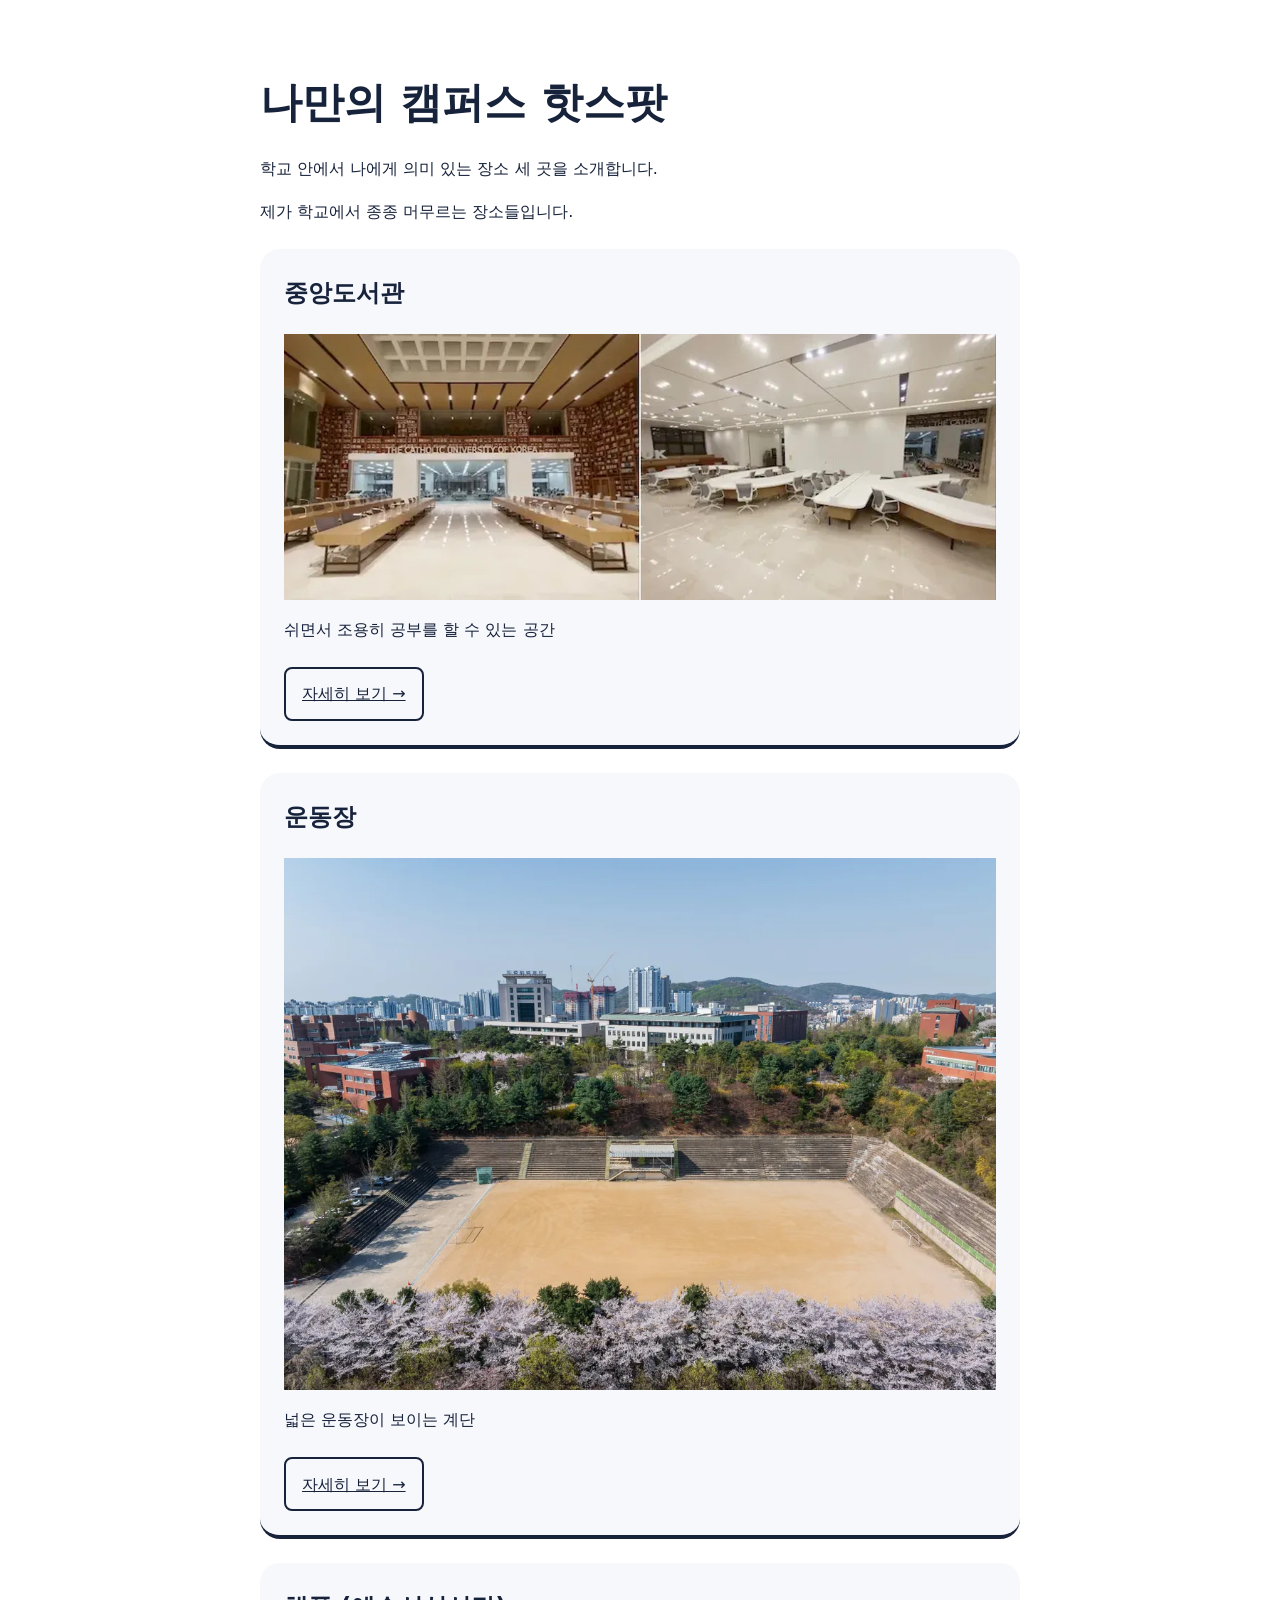
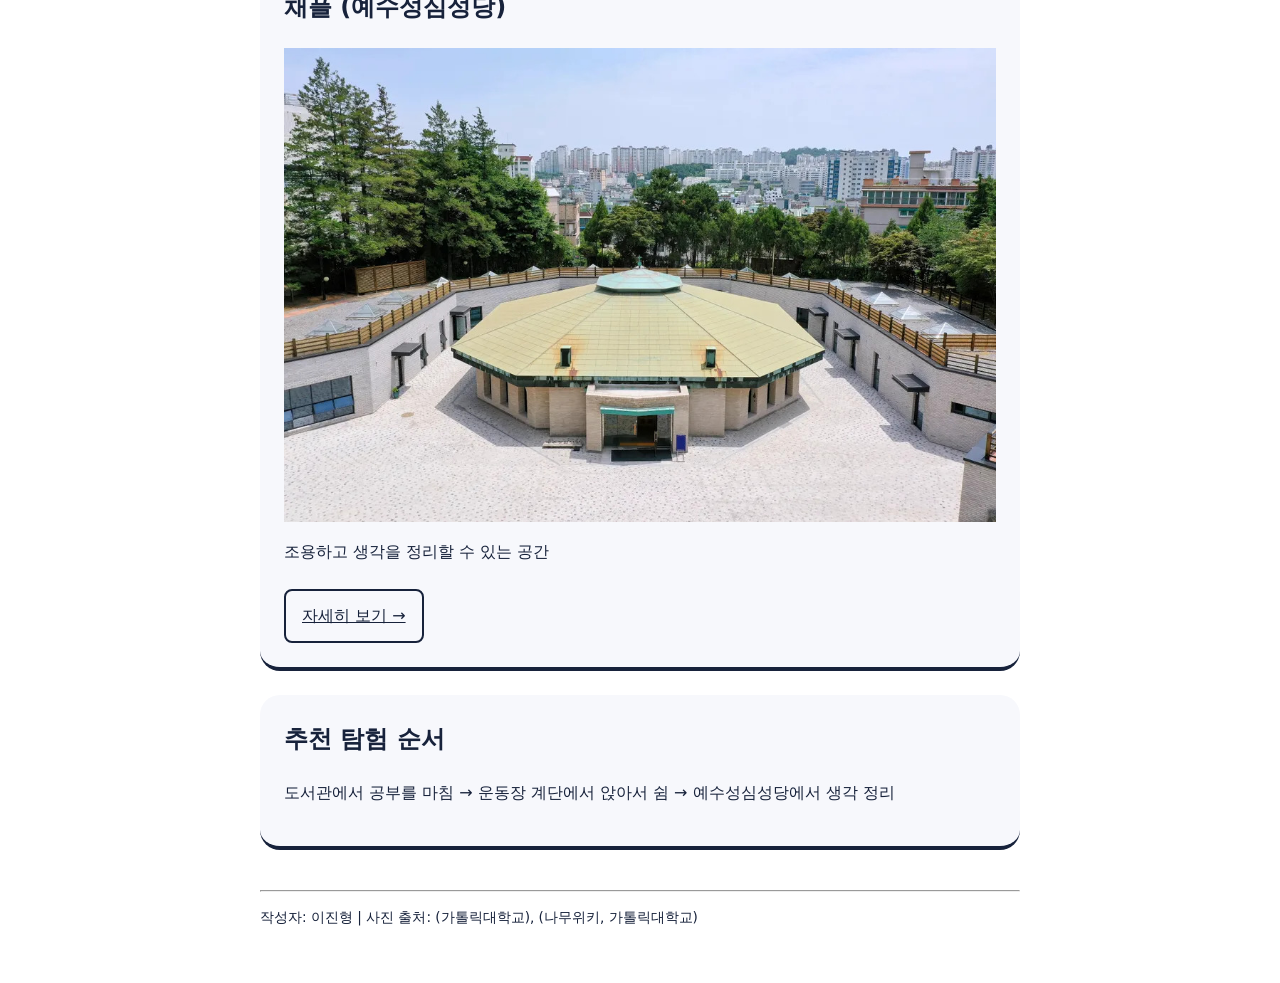
<file: index.html>
<!doctype html>
<html lang="ko">
  <head>
    <meta charset="utf-8">
    <meta name="viewport" content="width=device-width, initial-scale=1">
    <title>나만의 캠퍼스 핫스팟</title>
    <link rel="stylesheet" href="styles.css">
  </head>
  <body class="page-home">
    <div class="page">

      <header>
        <h1>나만의 캠퍼스 핫스팟</h1>
        <p>학교 안에서 나에게 의미 있는 장소 세 곳을 소개합니다.</p>
        <p>제가 학교에서 종종 머무르는 장소들입니다.</p>
      </header>

      <main>
        <section class="panel">
          <h2>중앙도서관</h2>
          <img src="images/library.jpg" alt="중앙도서관 열람실 전경">
          <p>쉬면서 조용히 공부를 할 수 있는 공간</p>
          <a class="action" href="library.html">자세히 보기 →</a>
        </section>

        <section class="panel">
          <h2>운동장</h2>
          <img src="images/playground.jpg" alt="대운동장 전경">
          <p>넓은 운동장이 보이는 계단</p>
          <a class="action" href="playground.html">자세히 보기 →</a>
        </section>

        <section class="panel">
          <h2>채플 (예수성심성당)</h2>
          <img src="images/chapel.jpg" alt="예수성심성당 전경">
          <p>조용하고 생각을 정리할 수 있는 공간</p>
          <a class="action" href="chapel.html">자세히 보기 →</a>
        </section>

        <section class="panel">
          <h2>추천 탐험 순서</h2>
          <p>도서관에서 공부를 마침 → 운동장 계단에서 앉아서 쉼 → 예수성심성당에서 생각 정리</p>
        </section>
      </main>

      <footer>
        <hr>
        <p>작성자: 이진형 | 사진 출처: (가톨릭대학교), (나무위키, 가톨릭대학교)</p>
      </footer>

    </div>
  </body>
</html>
</file>
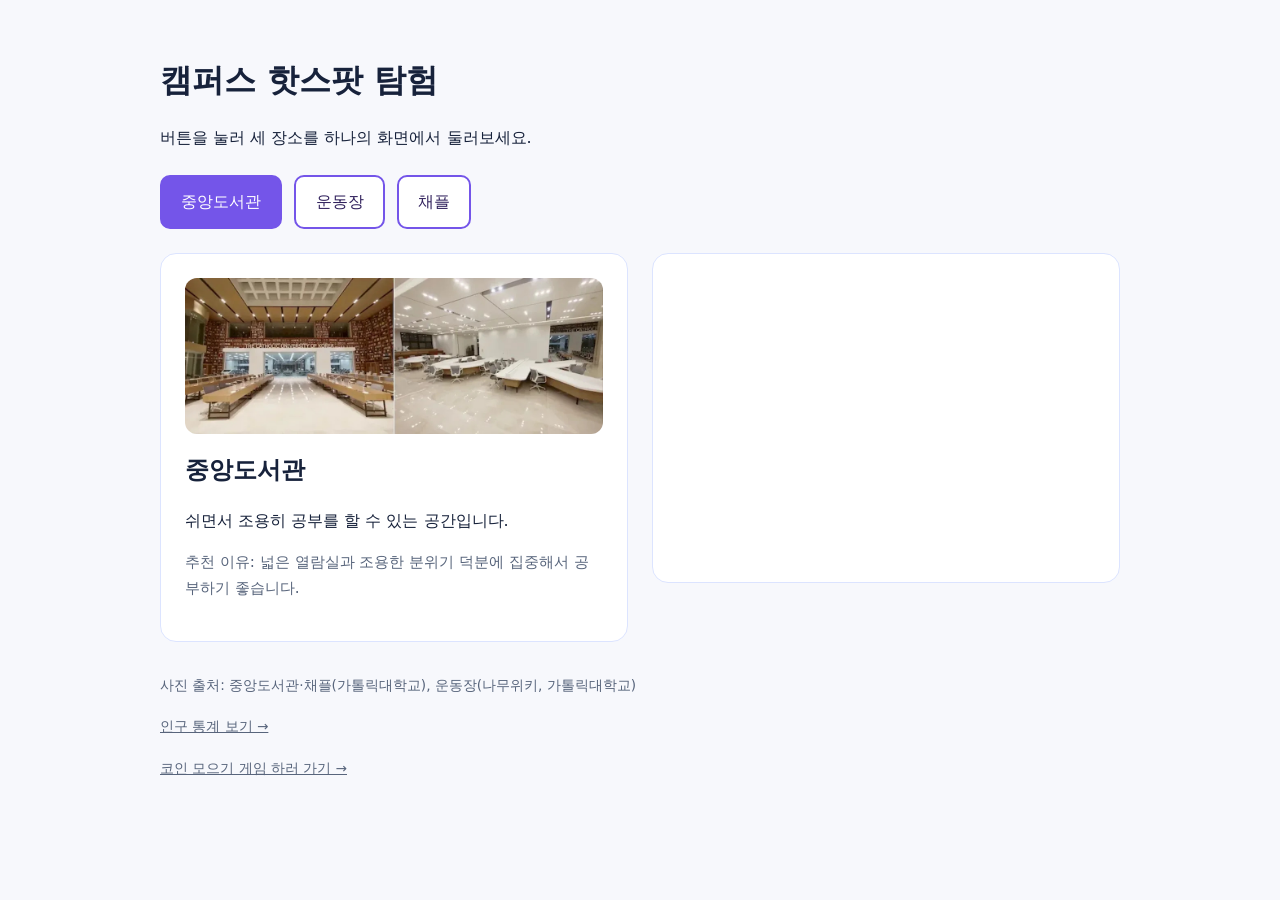
<file: week4/index.html>
<!doctype html>
<html lang="ko">
  <head>
    <meta charset="utf-8">
    <meta name="viewport" content="width=device-width, initial-scale=1">
    <title>캠퍼스 핫스팟 탐험 - week4</title>
    <link rel="stylesheet" href="styles.css">
    <script src="app.js" defer></script>
  </head>
  <body>
    <div class="page">

      <header>
        <h1>캠퍼스 핫스팟 탐험</h1>
        <p>버튼을 눌러 세 장소를 하나의 화면에서 둘러보세요.</p>
      </header>

      <nav class="place-buttons" aria-label="장소 선택">
        <button type="button" class="place-btn" data-place="library" aria-pressed="false">중앙도서관</button>
        <button type="button" class="place-btn" data-place="playground" aria-pressed="false">운동장</button>
        <button type="button" class="place-btn" data-place="chapel" aria-pressed="false">채플</button>
      </nav>

      <main class="stage">

        <div class="info">
          <section id="library" class="place-panel" hidden>
            <img src="images/library.jpg" alt="중앙도서관 열람실 전경">
            <h2>중앙도서관</h2>
            <p>쉬면서 조용히 공부를 할 수 있는 공간입니다.</p>
            <p class="reason">추천 이유: 넓은 열람실과 조용한 분위기 덕분에 집중해서 공부하기 좋습니다.</p>
          </section>

          <section id="playground" class="place-panel" hidden>
            <img src="images/playground.jpg" alt="대운동장 전경">
            <h2>운동장</h2>
            <p>넓은 운동장이 보이는 계단입니다.</p>
            <p class="reason">추천 이유: 탁 트인 전망과 바람을 느끼며 잠시 여유를 즐길 수 있습니다.</p>
          </section>

          <section id="chapel" class="place-panel" hidden>
            <img src="images/chapel.jpg" alt="예수성심성당 전경">
            <h2>채플 (예수성심성당)</h2>
            <p>조용하고 생각을 정리할 수 있는 공간입니다.</p>
            <p class="reason">추천 이유: 고요한 분위기 속에서 마음을 가다듬고 고민을 정리하기 좋습니다.</p>
          </section>
        </div>

        <div class="map-wrap">
          <iframe
            id="map"
            title="선택한 장소의 지도"
            loading="lazy"
            referrerpolicy="no-referrer-when-downgrade"
            src="">
          </iframe>
        </div>

      </main>

      <footer>
        <p>사진 출처: 중앙도서관·채플(가톨릭대학교), 운동장(나무위키, 가톨릭대학교)</p>
        <p><a href="statistics.html">인구 통계 보기 →</a></p>
        <p><a href="game.html">코인 모으기 게임 하러 가기 →</a></p>
      </footer>

    </div>
  </body>
</html>
</file>
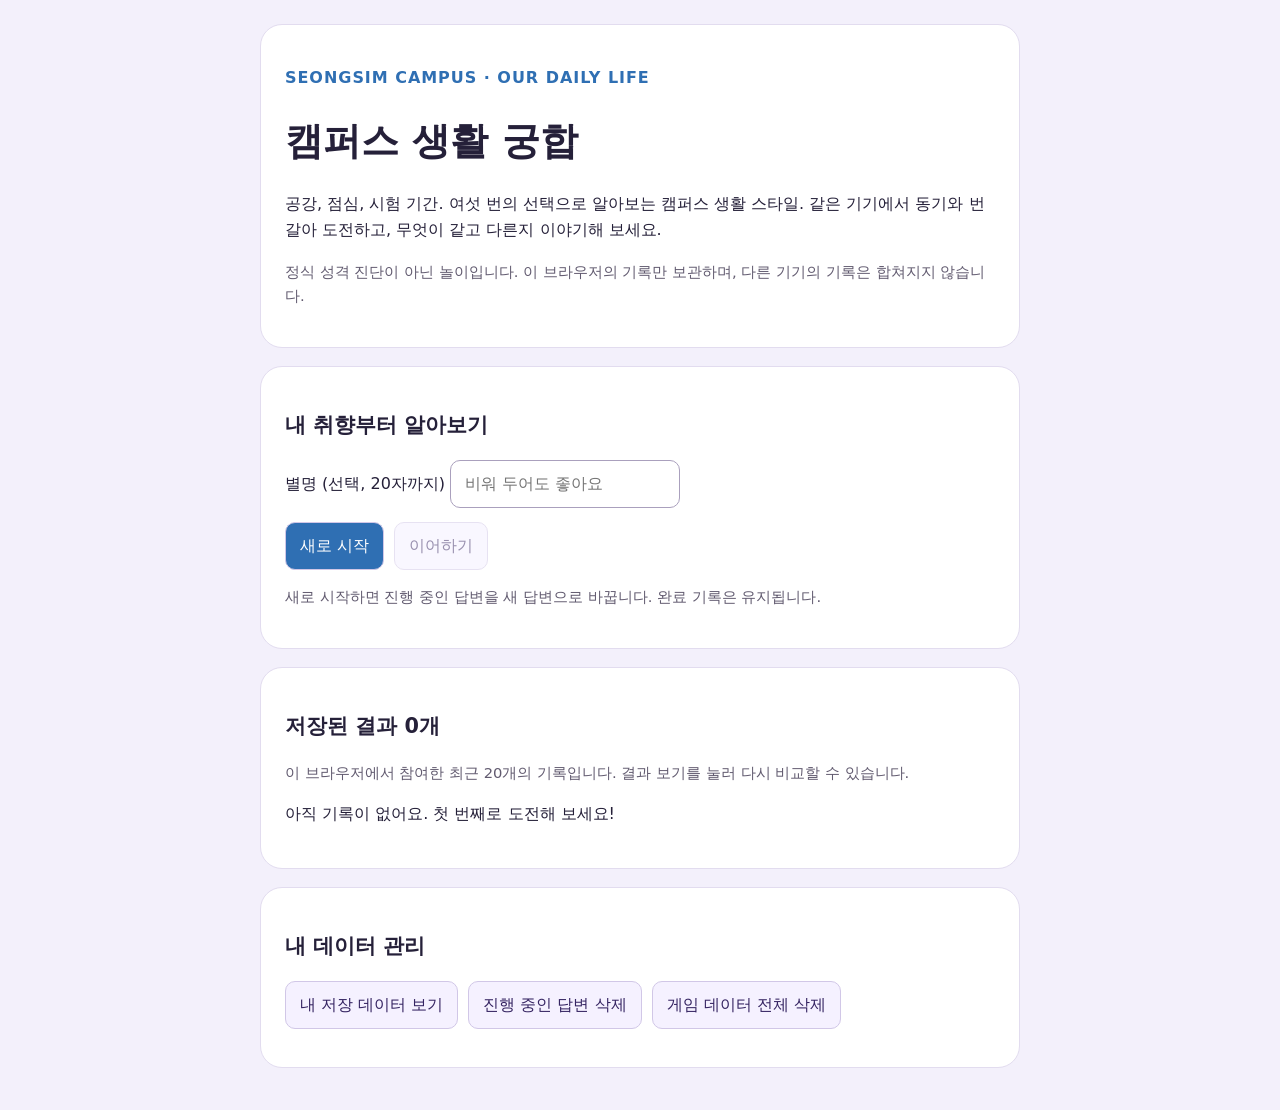
<file: week5/index.html>
<!doctype html>
<html lang="ko">
<head>
<meta charset="utf-8">
<meta name="viewport" content="width=device-width, initial-scale=1">
<title>우리 캠퍼스 생활 궁합 · 취향 밸런스 게임</title>
<style>
/* 바꿔 보기 1: 색상, 제목, 카드 모양 */
:root { color-scheme: light; --accent: #2f6fb3; }
* { box-sizing: border-box; }
body { margin: 0; padding: 24px; background: #f3f0fb; color: #252039; font-family: system-ui, sans-serif; line-height: 1.65; }
main { max-width: 760px; margin: auto; }
section, header { padding: 24px; margin-bottom: 18px; background: white; border: 1px solid #e2dcef; border-radius: 22px; }
h1 { font-size: clamp(1.6rem, 5vw, 2.4rem); line-height: 1.25; }
h2 { font-size: 1.3rem; }
.eyebrow { color: var(--accent); font-weight: 750; letter-spacing: .06em; }
button, input, select { font: inherit; border-radius: 10px; padding: 10px 14px; max-width: 100%; }
button { border: 1px solid #d1c7e7; background: #f5f1ff; color: #352462; cursor: pointer; }
button.primary { background: var(--accent); color: white; }
button:disabled { opacity: .5; cursor: default; }
button:focus-visible, input:focus-visible, select:focus-visible { outline: 3px solid #b76a00; outline-offset: 3px; }
input, select { border: 1px solid #aaa0bd; background: white; color: #252039; }
.actions { display: flex; gap: 10px; flex-wrap: wrap; margin: 14px 0; }
.choices { display: grid; grid-template-columns: 1fr 1fr; gap: 12px; margin: 18px 0; }
.choices button { min-height: 88px; }
.choices button[aria-pressed="true"] { background: var(--accent); color: white; border: 3px solid #1d3f66; }
progress { width: 100%; accent-color: var(--accent); }
.notice { padding: 12px; border-radius: 10px; background: #fff3d6; }
.muted { color: #625b70; font-size: .92rem; }
.record { padding: 16px 0; border-bottom: 1px solid #ded8e8; overflow-wrap: anywhere; }
.record p { margin: 5px 0; }
[hidden] { display: none !important; }
@media (max-width: 480px) { body { padding: 12px; } section, header { padding: 18px; } .choices { grid-template-columns: 1fr; } }
</style>
</head>
<body>
<main>
<header>
  <p class="eyebrow">SEONGSIM CAMPUS · OUR DAILY LIFE</p>
  <h1>캠퍼스 생활 궁합</h1>
  <p>공강, 점심, 시험 기간. 여섯 번의 선택으로 알아보는 캠퍼스 생활 스타일. 같은 기기에서 동기와 번갈아 도전하고, 무엇이 같고 다른지 이야기해 보세요.</p>
  <p class="muted">정식 성격 진단이 아닌 놀이입니다. 이 브라우저의 기록만 보관하며, 다른 기기의 기록은 합쳐지지 않습니다.</p>
</header>
<p id="notice" class="notice" role="status" hidden></p>
<section id="home">
  <h2>내 취향부터 알아보기</h2>
  <label for="nickname">별명 (선택, 20자까지)</label>
  <input id="nickname" maxlength="20" placeholder="비워 두어도 좋아요">
  <div class="actions">
    <button id="start" class="primary">새로 시작</button>
    <button id="resume" disabled>이어하기</button>
  </div>
  <p class="muted">새로 시작하면 진행 중인 답변을 새 답변으로 바꿉니다. 완료 기록은 유지됩니다.</p>
</section>
<section id="quiz" hidden aria-labelledby="question">
  <p id="step" class="eyebrow"></p>
  <progress id="progress" max="6" value="0" aria-label="답한 문항 수"></progress>
  <h2 id="question" tabindex="-1"></h2>
  <div id="choices" class="choices"></div>
  <div class="actions">
    <button id="previous">이전</button>
    <button id="next" class="primary" disabled>다음</button>
  </div>
</section>
<section id="result" hidden>
  <p class="eyebrow">MY TASTE CARD</p>
  <h2 id="result-title" tabindex="-1"></h2>
  <p id="result-description"></p>
  <p id="result-course" class="notice"></p>
  <p id="result-owner"></p>
  <ul id="result-answers"></ul>
  <label for="friend">이 기록과 비교할 친구</label>
  <select id="friend"><option value="">친구를 선택하세요</option></select>
  <div id="comparison" aria-live="polite"></div>
  <div class="actions"><button id="next-person" class="primary">다음 친구 도전</button></div>
</section>
<section>
  <h2 id="history-count">저장된 결과 0개</h2>
  <p class="muted">이 브라우저에서 참여한 최근 20개의 기록입니다. 결과 보기를 눌러 다시 비교할 수 있습니다.</p>
  <div id="history"></div>
</section>
<section>
  <h2>내 데이터 관리</h2>
  <div class="actions">
    <button id="inspect">내 저장 데이터 보기</button>
    <button id="delete-draft">진행 중인 답변 삭제</button>
    <button id="delete-all">게임 데이터 전체 삭제</button>
  </div>
  <div id="data-view" hidden>
    <h3>진행 중인 답변 · sessionStorage</h3><div id="draft-data"></div>
    <h3>완료 기록 · localStorage</h3><div id="history-data"></div>
  </div>
</section>
</main>
<script>
// 바꿔 보기 2: 질문과 결과. 질문 ID나 선택의 의미를 바꾸면 VERSION도 바꿉니다.
const VERSION = "campus-life-v1";
const QUESTIONS = [
  { id: "gap", title: "수업 사이에 공강이 있다", choices: ["중앙도서관 열람실에서 쉬기", "운동장 한 바퀴 산책"] },
  { id: "lunch", title: "오늘 점심은?", choices: ["늘 먹던 학식 메뉴", "안 가 본 교문 앞 식당"] },
  { id: "rain", title: "비 오는 날, 수업 사이 쉬는 시간", choices: ["엎드려 휴식", "친구들과 대화"] },
  { id: "exam", title: "시험 기간 나의 공부 스타일은?", choices: ["혼자 조용히 집중", "스터디 모임에서 같이"] },
  { id: "club", title: "동아리를 하나 고른다면?", choices: ["독서·사진 동아리", "땀 흘리는 운동 동아리"] },
  { id: "fest", title: "축제 날 나의 위치는?", choices: ["멀리서 공연 감상", "부스 먹거리 투어"] }
];
const RESULTS = {
  calm: { title: "조용한 도서관파",
    description: "익숙하고 조용한 곳에서 에너지를 채우는 편이군요!",
    course: "추천 공강 코스: 중앙도서관 창가 자리 → 채플 앞 벤치에서 잠깐 산책" },
  balanced: { title: "여유로운 채플파",
    description: "쉴 때와 움직일 때를 잘 아시는군요!",
    course: "추천 공강 코스: 채플 앞 벤치에서 쉬다가 → 운동장 가장자리 산책" },
  explorer: { title: "활기찬 운동장파",
    description: "새롭고 활발한 경험에 마음이 움직이는군요! 다음엔 동기를 끌고 함께 도전해 보세요.",
    course: "추천 공강 코스: 운동장 한 바퀴 → 안 가 본 교문 앞 맛집 탐방" }
};
// 바꿔 보기 3: 키 이름을 바꾸면 읽기·쓰기·삭제가 모두 같은 이름을 쓰게 합니다.
const DRAFT_KEY = "week5.balance.draft";
const HISTORY_KEY = "week5.balance.history";
const MAX_HISTORY = 20;
const $ = function (selector) { return document.querySelector(selector); };

// 저장을 못 하는 미리보기에서도 게임은 동작합니다. 영구 저장 성공으로 표시하지 않습니다.
const memory = { sessionStorage: {}, localStorage: {} };
const unsaved = { sessionStorage: new Set(), localStorage: new Set() };
function inform(message) {
  $("#notice").hidden = false;
  $("#notice").textContent = message;
}
function readJSON(area, key, fallback) {
  let raw;
  try {
    raw = window[area].getItem(key);
    // 읽기는 되지만 쓰기가 실패한 경우도 현재 실행의 변경 내용은 유지합니다.
    if (unsaved[area].has(key)) raw = memory[area][key] ?? null;
  } catch (error) {
    inform("저장소를 사용할 수 없어 이번 실행 중에만 기억합니다. 실제 저장·복원은 새 창 또는 배포 페이지에서 확인하세요.");
    raw = memory[area][key] ?? null;
  }
  if (raw === null) return fallback;
  try {
    return JSON.parse(raw);
  } catch (error) {
    inform("저장 데이터의 JSON 형식이 잘못되어 기본값으로 시작합니다.");
    return fallback;
  }
}
function writeJSON(area, key, value) {
  const raw = JSON.stringify(value);
  memory[area][key] = raw;
  try {
    window[area].setItem(key, raw);
    unsaved[area].delete(key);
  } catch (error) {
    unsaved[area].add(key);
    inform("저장하지 못했습니다. 지금 게임은 계속할 수 있지만 새로고침하면 변경 내용이 사라질 수 있습니다.");
  }
}
function removeKey(area, key) {
  delete memory[area][key];
  try {
    window[area].removeItem(key);
    unsaved[area].delete(key);
  } catch (error) {
    unsaved[area].add(key);
    inform("저장소에 접근할 수 없어 실제 삭제를 확인하지 못했습니다. 이번 실행의 화면은 초기화했습니다.");
  }
}
function resultType(answers) {
  // 첫 선택은 0점, 두 번째 선택은 1점. 정확히 절반이면 균형가입니다.
  let score = 0;
  for (const question of QUESTIONS) score += answers[question.id];
  if (score * 2 === QUESTIONS.length) return "balanced";
  if (score * 2 > QUESTIONS.length) return "explorer";
  return "calm";
}
function validAnswers(answers, complete) {
  if (!answers || typeof answers !== "object" || Array.isArray(answers)) return false;
  for (const id of Object.keys(answers)) {
    if (!QUESTIONS.some(function (q) { return q.id === id; })) return false;
    if (answers[id] !== 0 && answers[id] !== 1) return false;
  }
  return !complete || QUESTIONS.every(function (q) { return Object.hasOwn(answers, q.id); });
}
function validBase(value) {
  return value && typeof value === "object" && value.version === VERSION &&
    typeof value.id === "string" && value.id.length > 0 &&
    typeof value.nickname === "string" && value.nickname.length <= 20;
}
function loadDraft() {
  const value = readJSON("sessionStorage", DRAFT_KEY, null);
  if (value === null) return null;
  if (validBase(value) && validAnswers(value.answers, false) &&
      Number.isInteger(value.current) && value.current >= 0 && value.current < QUESTIONS.length) return value;
  inform("임시 답변의 형식 또는 질문 버전이 달라 새로 시작합니다.");
  removeKey("sessionStorage", DRAFT_KEY);
  return null;
}
function loadHistory() {
  const value = readJSON("localStorage", HISTORY_KEY, []);
  if (!Array.isArray(value)) {
    inform("완료 기록은 배열이어야 합니다. 빈 목록으로 복구합니다.");
    return [];
  }
  const valid = value.filter(function (record) {
    return validBase(record) && validAnswers(record.answers, true) &&
      typeof record.completedAt === "string" && Number.isFinite(Date.parse(record.completedAt)) &&
      Object.hasOwn(RESULTS, record.type);
  });
  if (valid.length !== value.length) inform("형식이 잘못되었거나 다른 질문 버전인 기록은 표시·비교에서 제외했습니다.");
  return valid.slice(-MAX_HISTORY);
}
let history = loadHistory();
let draft = loadDraft();
let selectedId = null;
// 완료 기록이 있으면 같은 참여의 임시 답변은 재제출하지 않습니다.
if (draft && history.some(function (record) { return record.id === draft.id; })) {
  draft = null;
  removeKey("sessionStorage", DRAFT_KEY);
}
function saveDraft() { writeJSON("sessionStorage", DRAFT_KEY, draft); }
function makeText(tag, text) {
  const element = document.createElement(tag);
  element.textContent = text;
  return element;
}
function action(label, callback) {
  const button = makeText("button", label);
  button.type = "button";
  button.addEventListener("click", callback);
  return button;
}
function answerSummary(record) {
  const list = document.createElement("ul");
  for (const question of QUESTIONS) {
    const choice = record.answers[question.id];
    const label = choice === undefined ? "아직 선택하지 않음" : question.choices[choice];
    list.append(makeText("li", question.title + " → " + label));
  }
  return list;
}
function goHome() {
  $("#home").hidden = false;
  $("#quiz").hidden = true;
  $("#result").hidden = true;
  selectedId = null;
  $("#comparison").replaceChildren();
  $("#friend").replaceChildren(makeText("option", "친구를 선택하세요"));
  $("#nickname").value = "";
  renderHistory();
}
function renderQuestion() {
  $("#home").hidden = true;
  $("#result").hidden = true;
  $("#quiz").hidden = false;
  const question = QUESTIONS[draft.current];
  $("#step").textContent = (draft.current + 1) + " / " + QUESTIONS.length;
  $("#progress").max = QUESTIONS.length;
  $("#progress").value = Object.keys(draft.answers).length;
  $("#question").textContent = question.title;
  $("#choices").replaceChildren();
  question.choices.forEach(function (label, index) {
    const button = action(label, function () {
      draft.answers[question.id] = index;
      saveDraft();
      renderQuestion();
      $("#choices").children[index].focus();
      renderData();
    });
    button.setAttribute("aria-pressed", String(draft.answers[question.id] === index));
    $("#choices").append(button);
  });
  $("#previous").disabled = draft.current === 0;
  $("#next").disabled = draft.answers[question.id] === undefined;
  $("#next").textContent = draft.current === QUESTIONS.length - 1 ? "결과 완성" : "다음";
}
function finish() {
  if (!draft || !validAnswers(draft.answers, true)) return;
  // 다시 읽어서 다른 탭이 저장한 최근 기록도 반영합니다.
  history = loadHistory();
  const record = { id: draft.id, version: VERSION, nickname: draft.nickname,
    answers: { ...draft.answers }, type: resultType(draft.answers), completedAt: new Date().toISOString() };
  if (!history.some(function (item) { return item.id === record.id; })) {
    history.push(record);
    history = history.slice(-MAX_HISTORY);
    writeJSON("localStorage", HISTORY_KEY, history);
  }
  draft = null;
  removeKey("sessionStorage", DRAFT_KEY);
  renderHistory();
  showResult(record.id);
}
function showResult(id) {
  const record = history.find(function (item) { return item.id === id; });
  if (!record) { goHome(); return; }
  selectedId = id;
  $("#home").hidden = true;
  $("#quiz").hidden = true;
  $("#result").hidden = false;
  $("#result-title").textContent = RESULTS[record.type].title;
  $("#result-description").textContent = RESULTS[record.type].description;
  $("#result-course").textContent = RESULTS[record.type].course;
  $("#result-owner").textContent = record.nickname + "의 선택 · " + new Date(record.completedAt).toLocaleString("ko-KR");
  $("#result-answers").replaceChildren(...answerSummary(record).children);
  $("#friend").replaceChildren();
  const empty = makeText("option", "친구를 선택하세요");
  empty.value = "";
  $("#friend").append(empty);
  for (const friend of history) {
    if (friend.id === id) continue;
    const option = makeText("option", friend.nickname + " · " + new Date(friend.completedAt).toLocaleTimeString("ko-KR"));
    option.value = friend.id;
    $("#friend").append(option);
  }
  $("#comparison").replaceChildren();
  $("#result-title").focus();
}
function renderData() {
  if ($("#data-view").hidden) return;
  const draftBox = $("#draft-data");
  draftBox.replaceChildren();
  if (!draft) draftBox.append(makeText("p", "진행 중인 답변이 없습니다."));
  else {
    draftBox.append(makeText("p", draft.nickname + " · 현재 " + (draft.current + 1) + "번 문항"), answerSummary(draft));
  }
  const box = $("#history-data");
  box.replaceChildren();
  if (history.length === 0) box.append(makeText("p", "완료 기록이 없습니다."));
  for (const record of history) {
    const card = makeText("div", "");
    card.className = "record";
    card.append(makeText("p", record.nickname + " · " + RESULTS[record.type].title + " · " +
      new Date(record.completedAt).toLocaleString("ko-KR")), answerSummary(record));
    card.append(action("이 기록 삭제", function () { deleteRecord(record.id); }));
    box.append(card);
  }
}
function renderHistory() {
  $("#history-count").textContent = "저장된 결과 " + history.length + "개";
  $("#resume").disabled = draft === null;
  const box = $("#history");
  box.replaceChildren();
  if (history.length === 0) box.append(makeText("p", "아직 기록이 없어요. 첫 번째로 도전해 보세요!"));
  for (const record of [...history].reverse()) {
    const card = makeText("div", "");
    card.className = "record";
    card.append(makeText("p", record.nickname + " · " + RESULTS[record.type].title));
    const buttons = makeText("div", "");
    buttons.className = "actions";
    buttons.append(action("결과 보기", function () { showResult(record.id); }),
      action("이 기록 삭제", function () { deleteRecord(record.id); }));
    card.append(buttons);
    box.append(card);
  }
  renderData();
}
function deleteRecord(id) {
  history = loadHistory().filter(function (record) { return record.id !== id; });
  writeJSON("localStorage", HISTORY_KEY, history);
  if (selectedId === id) goHome();
  else if (selectedId) showResult(selectedId);
  renderHistory();
}
$("#start").addEventListener("click", function () {
  const nickname = $("#nickname").value.trim().slice(0, 20) || "참가자 " + (history.length + 1);
  draft = { id: crypto.randomUUID(), version: VERSION, nickname: nickname, current: 0, answers: {} };
  saveDraft();
  renderHistory();
  renderQuestion();
  $("#question").focus();
});
$("#resume").addEventListener("click", function () { if (draft) renderQuestion(); });
$("#previous").addEventListener("click", function () {
  if (!draft || draft.current === 0) return;
  draft.current -= 1; saveDraft(); renderQuestion(); renderData(); $("#question").focus();
});
$("#next").addEventListener("click", function () {
  if (!draft || draft.answers[QUESTIONS[draft.current].id] === undefined) return;
  if (draft.current === QUESTIONS.length - 1) { finish(); return; }
  draft.current += 1; saveDraft(); renderQuestion(); renderData(); $("#question").focus();
});
$("#friend").addEventListener("change", function () {
  const me = history.find(function (record) { return record.id === selectedId; });
  const friend = history.find(function (record) { return record.id === $("#friend").value; });
  const box = $("#comparison");
  box.replaceChildren();
  if (!me || !friend) return;
  let same = 0;
  const list = document.createElement("ul");
  for (const question of QUESTIONS) {
    const matches = me.answers[question.id] === friend.answers[question.id];
    if (matches) same += 1;
    list.append(makeText("li", (matches ? "같아요 · " : "달라요 · ") + question.title + " : " +
      question.choices[me.answers[question.id]] + " / " + question.choices[friend.answers[question.id]]));
  }
  box.append(makeText("p", QUESTIONS.length + "개 중 " + same + "개 일치"), list);
});
function deleteDraft() {
  draft = null;
  removeKey("sessionStorage", DRAFT_KEY);
  goHome();
}
$("#next-person").addEventListener("click", deleteDraft);
$("#delete-draft").addEventListener("click", deleteDraft);
$("#delete-all").addEventListener("click", function () {
  draft = null; history = [];
  removeKey("sessionStorage", DRAFT_KEY);
  removeKey("localStorage", HISTORY_KEY);
  goHome();
});
$("#inspect").addEventListener("click", function () {
  history = loadHistory(); draft = loadDraft();
  $("#data-view").hidden = false;
  if (selectedId) showResult(selectedId);
  else if (!$("#quiz").hidden) {
    if (draft) renderQuestion(); else goHome();
  }
  renderHistory();
});
renderHistory();
</script>
</body>
</html>
</file>
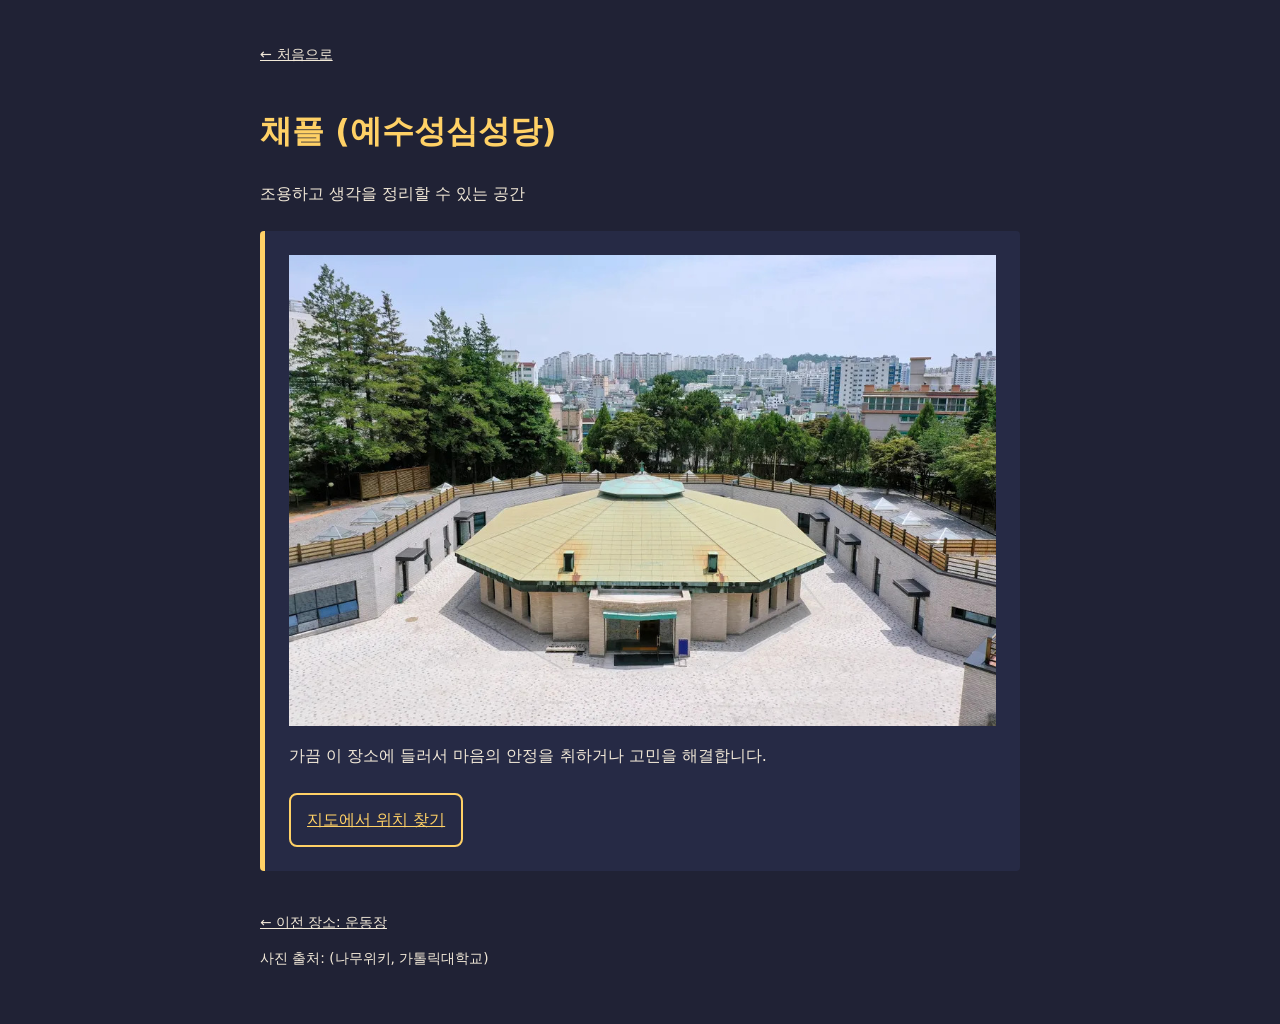
<file: chapel.html>
<!doctype html>
<html lang="ko">
  <head>
    <meta charset="utf-8">
    <meta name="viewport" content="width=device-width, initial-scale=1">
    <title>채플 - 캠퍼스 핫스팟</title>
    <link rel="stylesheet" href="styles.css">
  </head>
  <body class="page-chapel">
    <div class="page">

      <header>
        <a class="back-link" href="index.html">← 처음으로</a>
        <h1>채플 (예수성심성당)</h1>
        <p>조용하고 생각을 정리할 수 있는 공간</p>
      </header>

      <main>
        <section class="panel">
          <img src="images/chapel.jpg" alt="예수성심성당 전경">
          <p>가끔 이 장소에 들러서 마음의 안정을 취하거나 고민을 해결합니다.</p>
          <a class="action" href="https://maps.app.goo.gl/zoQD8tSpUna9G3mF9" target="_blank" rel="noopener">지도에서 위치 찾기</a>
        </section>
      </main>

      <footer>
        <p><a href="playground.html">← 이전 장소: 운동장</a></p>
        <p>사진 출처: (나무위키, 가톨릭대학교)</p>
      </footer>

    </div>
  </body>
</html>
</file>
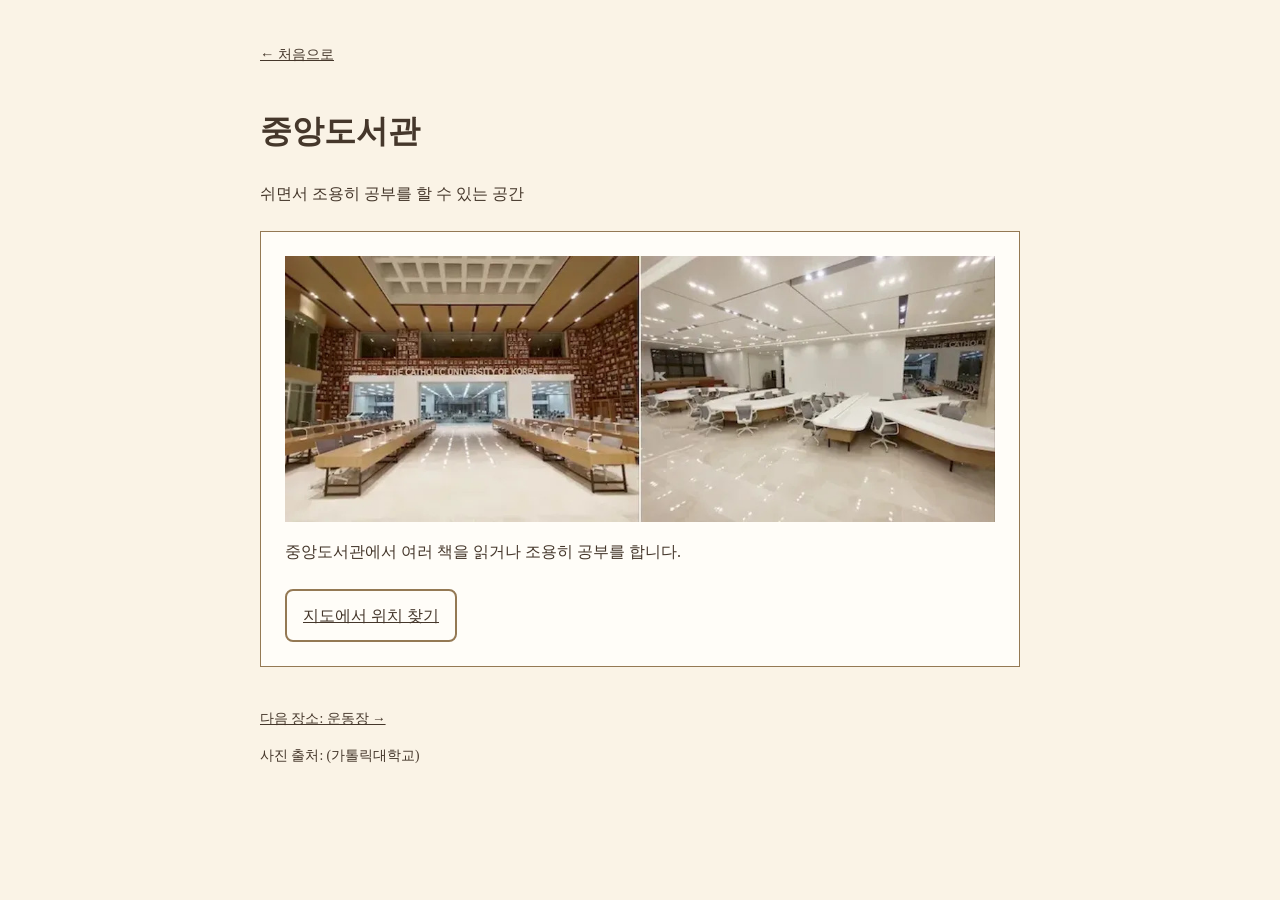
<file: library.html>
<!doctype html>
<html lang="ko">
  <head>
    <meta charset="utf-8">
    <meta name="viewport" content="width=device-width, initial-scale=1">
    <title>중앙도서관 - 캠퍼스 핫스팟</title>
    <link rel="stylesheet" href="styles.css">
  </head>
  <body class="page-library">
    <div class="page">

      <header>
        <a class="back-link" href="index.html">← 처음으로</a>
        <h1>중앙도서관</h1>
        <p>쉬면서 조용히 공부를 할 수 있는 공간</p>
      </header>

      <main>
        <section class="panel">
          <img src="images/library.jpg" alt="중앙도서관 열람실 전경">
          <p>중앙도서관에서 여러 책을 읽거나 조용히 공부를 합니다.</p>
          <a class="action" href="https://maps.app.goo.gl/Y7jZFLYSZ9CzBh1c8" target="_blank" rel="noopener">지도에서 위치 찾기</a>
        </section>
      </main>

      <footer>
        <p class="next-place"><a href="playground.html">다음 장소: 운동장 →</a></p>
        <p>사진 출처: (가톨릭대학교)</p>
      </footer>

    </div>
  </body>
</html>
</file>
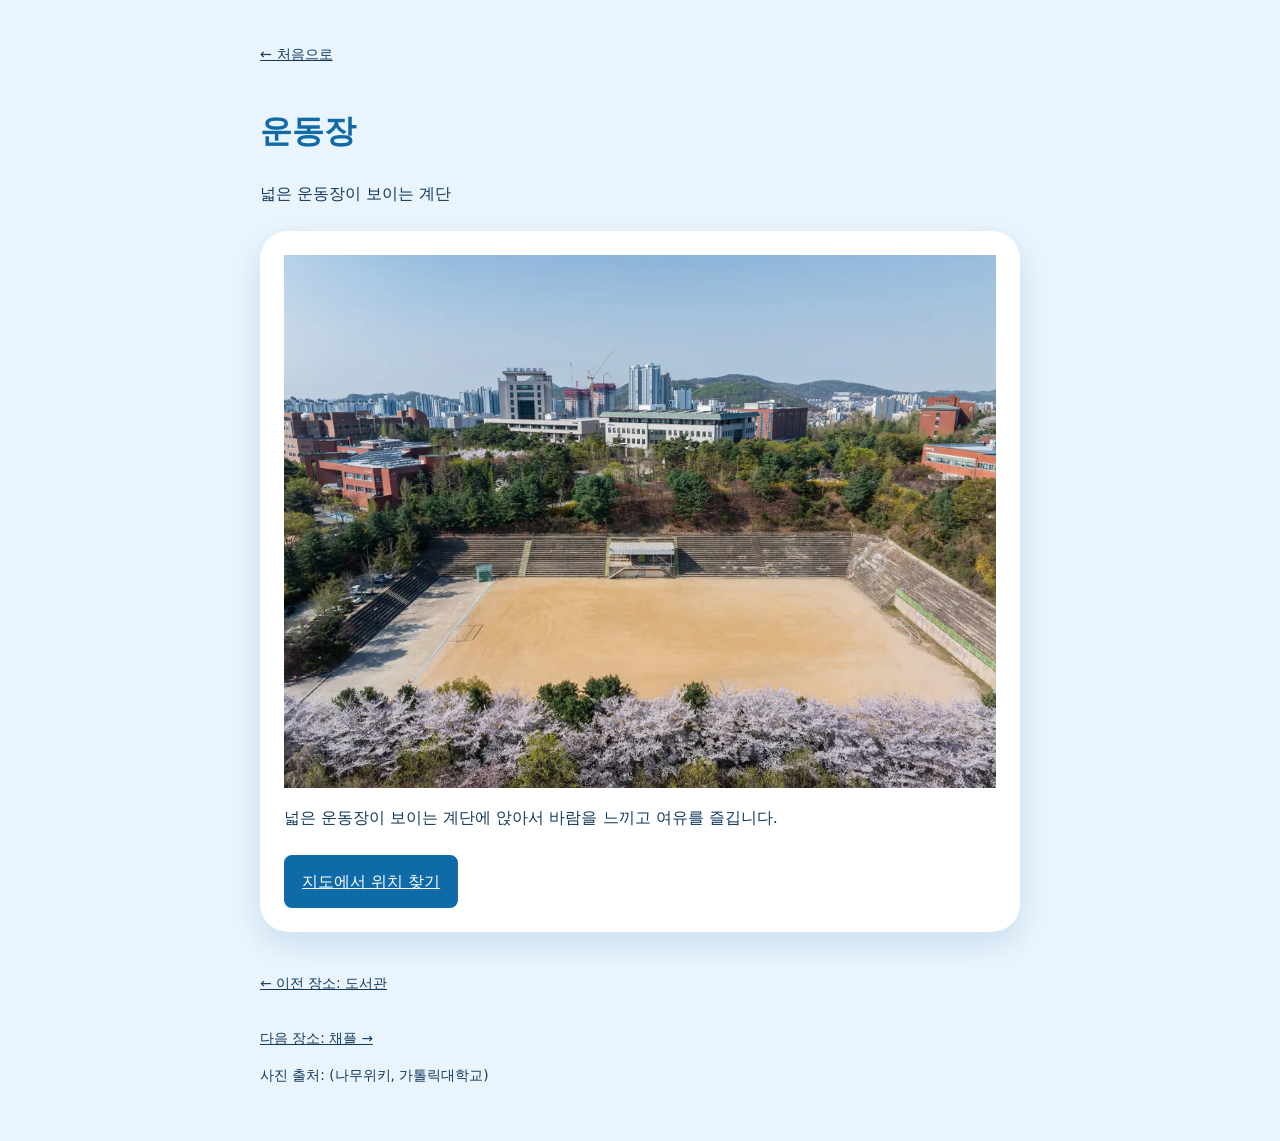
<file: playground.html>
<!doctype html>
<html lang="ko">
  <head>
    <meta charset="utf-8">
    <meta name="viewport" content="width=device-width, initial-scale=1">
    <title>운동장 - 캠퍼스 핫스팟</title>
    <link rel="stylesheet" href="styles.css">
  </head>
  <body class="page-playground">
    <div class="page">

      <header>
        <a class="back-link" href="index.html">← 처음으로</a>
        <h1>운동장</h1>
        <p>넓은 운동장이 보이는 계단</p>
      </header>

      <main>
        <section class="panel">
          <img src="images/playground.jpg" alt="대운동장 전경">
          <p>넓은 운동장이 보이는 계단에 앉아서 바람을 느끼고 여유를 즐깁니다.</p>
          <a class="action" href="https://maps.app.goo.gl/GWvusz4FjF6xEtFSA" target="_blank" rel="noopener">지도에서 위치 찾기</a>
        </section>
      </main>

      <footer>
        <p><a href="library.html">← 이전 장소: 도서관</a></p>
        <p class="next-place"><a href="chapel.html">다음 장소: 채플 →</a></p>
        <p>사진 출처: (나무위키, 가톨릭대학교)</p>
      </footer>

    </div>
  </body>
</html>
</file>
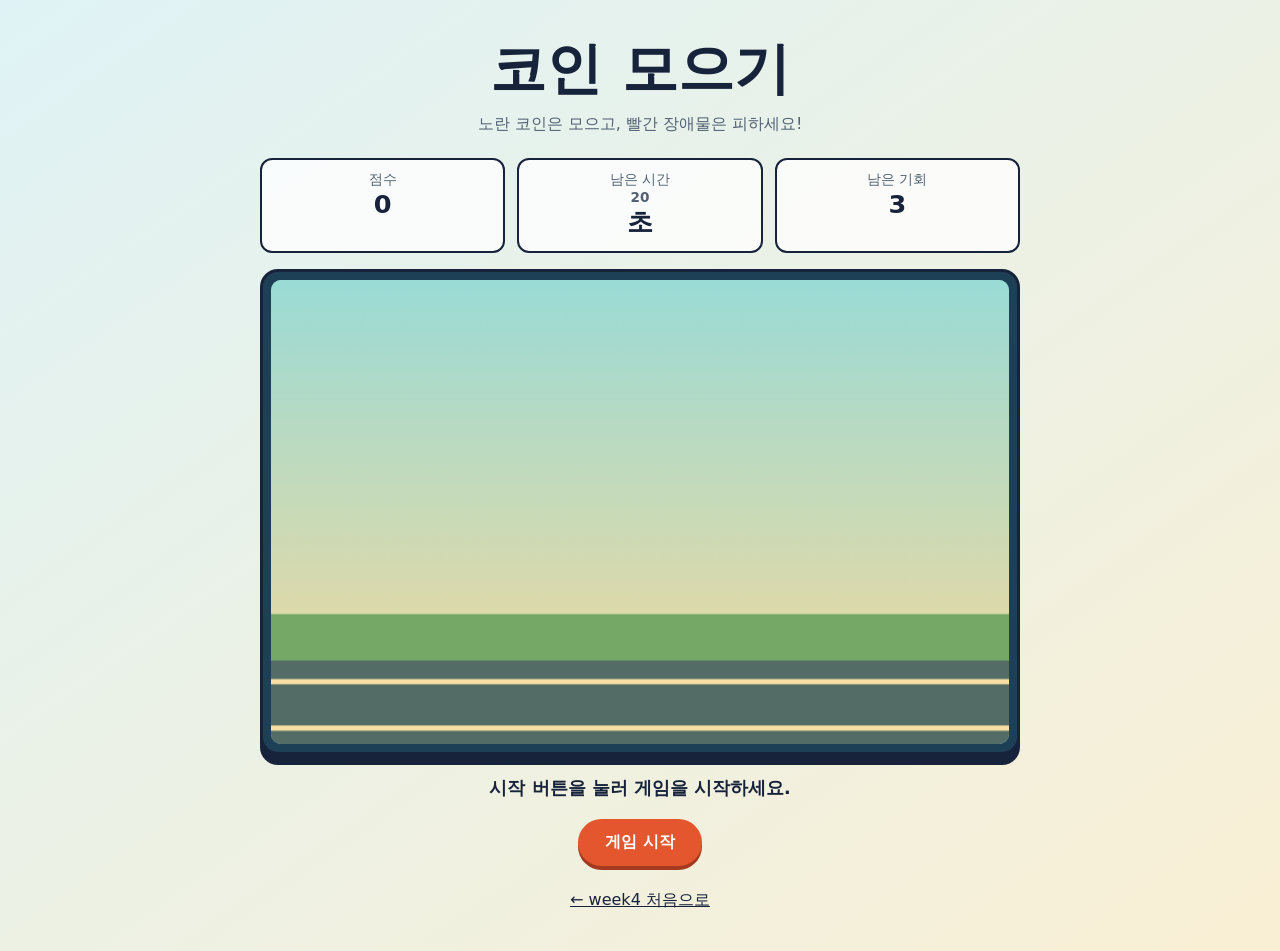
<file: week4/game.html>
<!doctype html>
<html lang="ko">
  <head>
    <meta charset="utf-8">
    <meta name="viewport" content="width=device-width, initial-scale=1">
    <title>코인 모으기 - 캠퍼스 핫스팟</title>
    <style>
      * { box-sizing: border-box; }

      :root {
        color: #17223b;
        background: #dff3f6;
        font-family: system-ui, -apple-system, BlinkMacSystemFont, "Segoe UI", sans-serif;
      }

      body {
        margin: 0;
        min-height: 100vh;
        background: linear-gradient(145deg, #dff3f6 0%, #f9efd4 100%);
      }

      .game-page {
        width: min(94%, 760px);
        margin: 0 auto;
        padding: 2rem 0 2.5rem;
      }

      header { text-align: center; }
      h1 { margin: 0; font-size: clamp(2rem, 7vw, 3.5rem); letter-spacing: 0; }
      header p { margin: 0.4rem 0 1.4rem; color: #526173; }

      .scoreboard {
        display: grid;
        grid-template-columns: repeat(3, 1fr);
        gap: 0.75rem;
        margin-bottom: 1rem;
      }

      .score-item {
        padding: 0.7rem;
        border: 2px solid #17223b;
        border-radius: 12px;
        background: rgba(255, 255, 255, 0.8);
        text-align: center;
      }

      .score-item span { display: block; font-size: 0.85rem; color: #526173; }
      .score-item strong { display: block; font-size: 1.6rem; }

      .canvas-frame {
        position: relative;
        padding: 0.5rem;
        border: 3px solid #17223b;
        border-radius: 18px;
        background: #1e4057;
        box-shadow: 0 10px 0 #17223b;
      }

      canvas {
        display: block;
        width: 100%;
        height: auto;
        border-radius: 10px;
        background: #80c7c9;
        cursor: crosshair;
        touch-action: none;
      }

      .message {
        min-height: 2rem;
        margin: 1.3rem 0 0.7rem;
        color: #17223b;
        font-size: 1.1rem;
        font-weight: 700;
        text-align: center;
      }

      .controls { text-align: center; }
      button {
        padding: 0.8rem 1.7rem;
        border: 0;
        border-radius: 999px;
        background: #e4572e;
        color: #fff;
        font: inherit;
        font-weight: 700;
        cursor: pointer;
        box-shadow: 0 4px 0 #a43b20;
      }

      button:hover { background: #c94725; }
      button:focus-visible { outline: 3px solid #17223b; outline-offset: 4px; }
      .back-link { display: block; margin-top: 1.5rem; color: #17223b; text-align: center; }

      @media (max-width: 480px) {
        .game-page { padding-top: 1.2rem; }
        .score-item { padding: 0.5rem 0.2rem; }
        .score-item strong { font-size: 1.35rem; }
      }
    </style>
    <script src="game.js" defer></script>
  </head>
  <body>
    <main class="game-page">
      <header>
        <h1>코인 모으기</h1>
        <p>노란 코인은 모으고, 빨간 장애물은 피하세요!</p>
      </header>

      <section class="scoreboard" aria-label="게임 상태">
        <div class="score-item"><span>점수</span><strong id="score">0</strong></div>
        <div class="score-item"><span>남은 시간</span><strong><span id="time">20</span>초</strong></div>
        <div class="score-item"><span>남은 기회</span><strong id="lives">3</strong></div>
      </section>

      <div class="canvas-frame">
        <canvas id="gameCanvas" width="700" height="440" aria-label="코인과 장애물이 나타나는 게임 화면"></canvas>
      </div>

      <p id="message" class="message" role="status" aria-live="polite">시작 버튼을 눌러 게임을 시작하세요.</p>
      <div class="controls">
        <button id="startButton" type="button">게임 시작</button>
      </div>
      <a class="back-link" href="index.html">← week4 처음으로</a>
    </main>
  </body>
</html>
</file>
<file: styles.css>
* {
  box-sizing: border-box;
}

html {
  overflow-x: hidden;
}

body {
  margin: 0;
  font-family: system-ui, sans-serif;
  line-height: 1.7;
  overflow-x: hidden;
}

.page {
  width: 92%;
  max-width: 760px;
  margin: 0 auto;
  padding: 2.5rem 0;
}

header {
  margin-bottom: 1.5rem;
}

.panel {
  margin: 1.5rem 0;
  padding: 1.5rem;
}

img {
  display: block;
  max-width: 100%;
  height: auto;
}

a {
  color: inherit;
}

a:hover {
  text-decoration: underline;
}

a:focus-visible {
  outline: 3px solid currentColor;
  outline-offset: 4px;
}

.action {
  display: inline-block;
  padding: 0.7em 1em;
  border: 2px solid currentColor;
  border-radius: 8px;
  margin-top: 0.5rem;
}

.back-link {
  display: inline-block;
  margin-bottom: 1rem;
  font-size: 0.9rem;
}

.next-place {
  margin-top: 2rem;
}

footer {
  margin-top: 2.5rem;
  font-size: 0.85rem;
}

.page-home {
  background-color: #ffffff;
  color: #17223b;
}

.page-home h1 {
  font-size: 2.6rem;
  margin-bottom: 0.5rem;
}

.page-home .panel {
  background: #f7f8fc;
  border-radius: 20px;
  border-bottom: 4px solid #17223b;
}

.page-home .panel h2 {
  margin-top: 0;
}

.page-library {
  background-color: #faf3e6;
  color: #45372b;
  font-family: Georgia, "Noto Serif KR", serif;
}

.page-library .panel {
  border: 1px solid #947954;
  background: #fffdf8;
}

.page-library .action {
  border-color: #947954;
}

.page-playground {
  background-color: #eaf4fc;
  color: #123a5e;
  font-family: "Trebuchet MS", system-ui, sans-serif;
}

.page-playground h1 {
  color: #0e6ba8;
}

.page-playground .panel {
  background: #ffffff;
  border-radius: 28px;
  box-shadow: 0 12px 30px rgb(14 107 168 / 15%);
}

.page-playground .action {
  background: #0e6ba8;
  color: #ffffff;
  border-color: #0e6ba8;
}

.page-chapel {
  background-color: #202235;
  color: #f2e9d8;
}

.page-chapel h1 {
  color: #ffd166;
}

.page-chapel .panel {
  background: #262a45;
  border-left: 5px solid #ffd166;
  border-radius: 4px;
}

.page-chapel .action {
  border-color: #ffd166;
  color: #ffd166;
}

@media (max-width: 600px) {

  .page {
    width: 100%;
    max-width: 100%;
    padding: 1.5rem 1rem;
  }

  .panel {
    width: 100%;
    padding: 1rem;
    margin: 1rem 0;
    text-align: center;
  }

  header {
    text-align: center;
  }

  h1 {
    font-size: 1.6rem;
  }

  .page-home h1 {
    font-size: 1.9rem;
  }

  img {
    margin: 0 auto 1rem;
  }

  .action {
    display: inline-block;
    margin-left: auto;
    margin-right: auto;
  }

  .back-link {
    display: block;
    text-align: center;
  }

  .page-home {
    background-color: #fffbea;
  }

  .page-library {
    background-color: #f7edd2;
  }

  .page-playground {
    background-color: #f3f2d9;
  }

  .page-chapel {
    background-color: #33302a;
  }
}
</file>
<file: week4/styles.css>
* {
  box-sizing: border-box;
}

html {
  overflow-x: hidden;
}

body {
  margin: 0;
  font-family: system-ui, sans-serif;
  line-height: 1.7;
  color: #17223b;
  background: #f7f8fc;
  overflow-x: hidden;
}

.page {
  width: 92%;
  max-width: 960px;
  margin: 0 auto;
  padding: 2rem 0;
}

.back-link {
  display: inline-block;
  margin-bottom: 1rem;
  color: inherit;
  font-size: 0.9rem;
}

header h1 {
  font-size: 2rem;
  margin-bottom: 0.3rem;
}

footer {
  margin-top: 2rem;
  font-size: 0.85rem;
  color: #58657c;
}

footer a {
  display: inline-block;
  margin-top: 0.3rem;
  color: inherit;
}

.place-buttons {
  display: flex;
  gap: 0.75rem;
  margin: 1.5rem 0;
  flex-wrap: wrap;
}

.place-btn {
  font: inherit;
  padding: 0.7em 1.2em;
  border: 2px solid #7455e9;
  border-radius: 10px;
  background: white;
  color: #30205c;
  cursor: pointer;
}

.place-btn:hover {
  background: #ece6ff;
}

.place-btn:focus-visible {
  outline: 3px solid #c56200;
  outline-offset: 3px;
}

.place-btn[aria-pressed="true"] {
  background: #7455e9;
  color: white;
}

.stage {
  display: grid;
  grid-template-columns: 1fr 1fr;
  gap: 1.5rem;
  align-items: start;
}

.info {
  background: white;
  border: 1px solid #dce4ff;
  border-radius: 16px;
  padding: 1.5rem;
  min-height: 320px;
}

.place-panel img {
  display: block;
  width: 100%;
  max-height: 260px;
  object-fit: cover;
  border-radius: 12px;
  margin-bottom: 1rem;
}

.place-panel h2 {
  margin: 0 0 0.5rem;
}

.place-panel .reason {
  color: #58657c;
  font-size: 0.95rem;
}

.map-wrap {
  background: white;
  border: 1px solid #dce4ff;
  border-radius: 16px;
  overflow: hidden;
  min-height: 320px;
}

#map {
  width: 100%;
  height: 100%;
  min-height: 320px;
  border: 0;
}

.stat-panel {
  background: white;
  border: 1px solid #dce4ff;
  border-radius: 16px;
  padding: 1.5rem;
  margin-top: 1.5rem;
}

.stat-panel .meta {
  color: #58657c;
  font-size: 0.9rem;
  margin: 0.5rem 0 1rem;
}

.chart-wrap {
  background: #fafbff;
  border-radius: 12px;
  padding: 1rem;
}

.interpret {
  margin-top: 1rem;
  padding: 1rem;
  background: #f7f8fc;
  border-left: 4px solid #7455e9;
  border-radius: 4px;
  line-height: 1.6;
}

#status {
  font-size: 0.85rem;
  color: #58657c;
  margin-top: 1rem;
}
@media (max-width: 700px) {
  .stage {
    grid-template-columns: 1fr;
  }

  .place-buttons {
    justify-content: center;
  }

  .place-btn {
    flex: 1 1 auto;
    text-align: center;
  }

  .info,
  .map-wrap {
    min-height: 0;
  }

  #map {
    min-height: 260px;
  }

  header h1 {
    font-size: 1.5rem;
  }

  .stat-panel {
    padding: 1rem;
  }

  .chart-wrap {
    padding: 0.5rem;
  }
}
</file>
